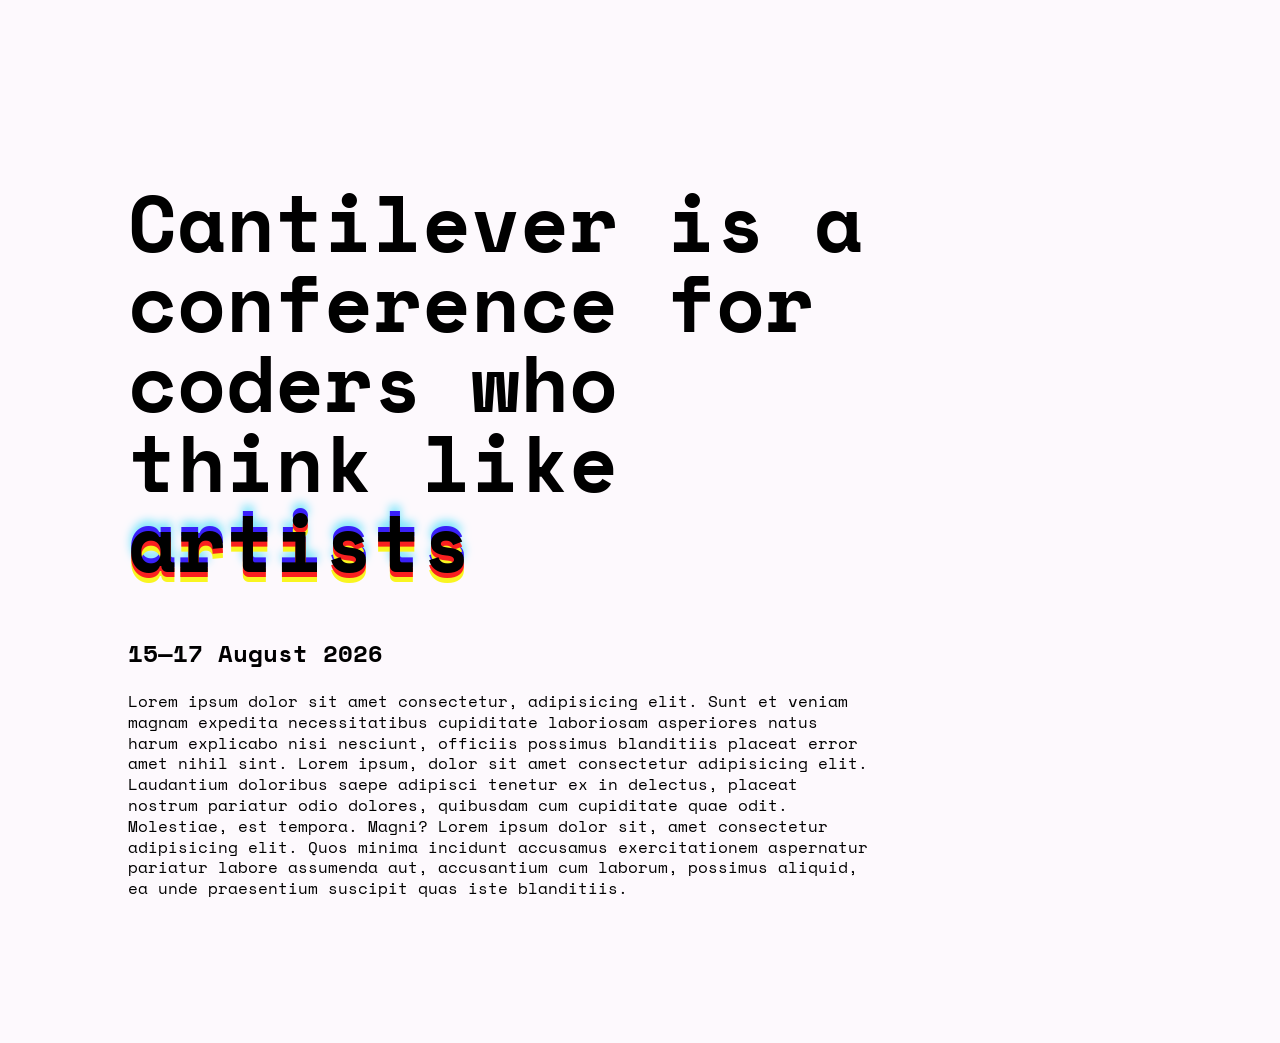
<file: code-projects/CantileverMiniProject/index.html>
<!DOCTYPE html>
<html lang="en">
  <head>
    <meta charset="UTF-8" />
    <meta name="viewport" content="width=device-width, initial-scale=1.0" />
    <title>Caio's Exercise</title>
    <link href="app.css" rel="stylesheet" />
  </head>
  <body>
    <div>
      <h1>
        Cantilever is a conference for coders who think like
        <span>artists</span>
      </h1>
      <h2>15—17 August 2026</h2>
      <p>
        Lorem ipsum dolor sit amet consectetur, adipisicing elit. Sunt et veniam
        magnam expedita necessitatibus cupiditate laboriosam asperiores natus
        harum explicabo nisi nesciunt, officiis possimus blanditiis placeat
        error amet nihil sint. Lorem ipsum, dolor sit amet consectetur
        adipisicing elit. Laudantium doloribus saepe adipisci tenetur ex in
        delectus, placeat nostrum pariatur odio dolores, quibusdam cum
        cupiditate quae odit. Molestiae, est tempora. Magni? Lorem ipsum dolor
        sit, amet consectetur adipisicing elit. Quos minima incidunt accusamus
        exercitationem aspernatur pariatur labore assumenda aut, accusantium cum
        laborum, possimus aliquid, ea unde praesentium suscipit quas iste
        blanditiis.
      </p>
    </div>
  </body>
</html>
</file>
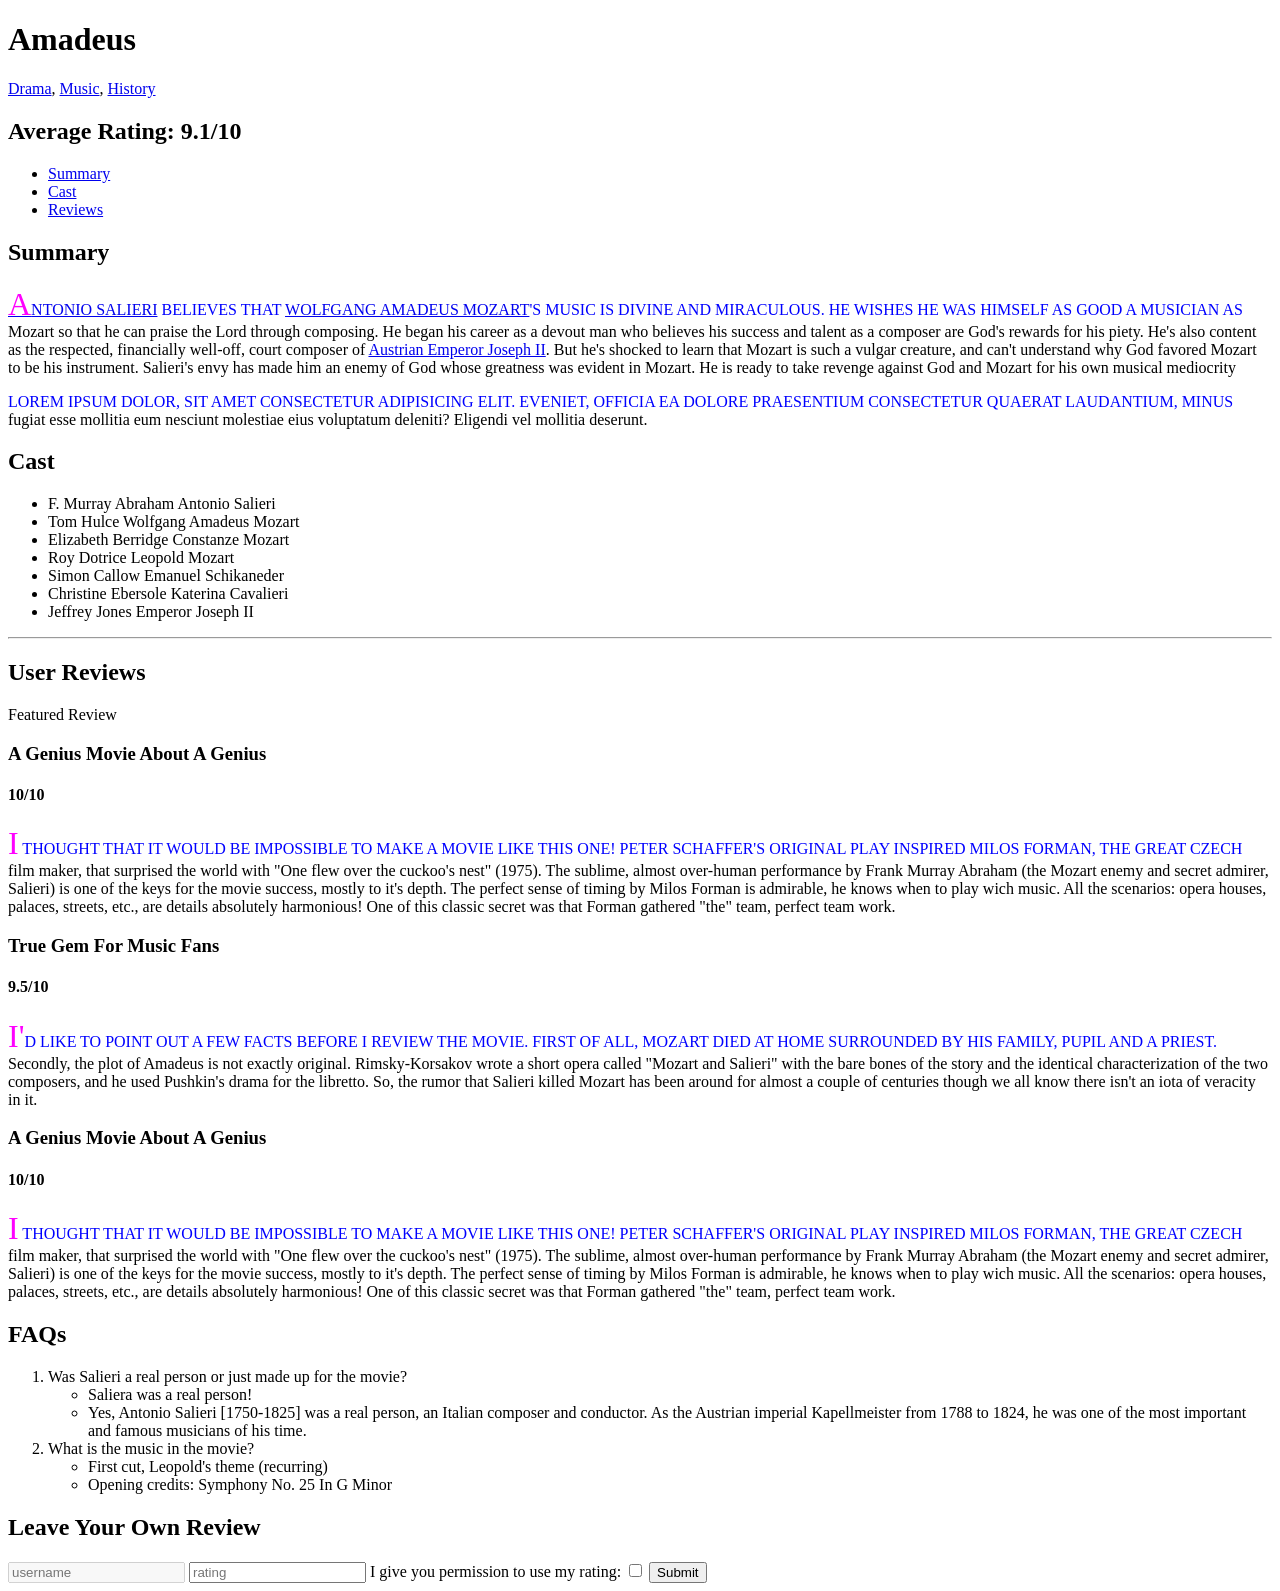
<file: course-exercises/selectors-exercise/index.html>
<!DOCTYPE html>
<html lang="en">

<head>
    <meta charset="UTF-8" />
    <meta http-equiv="X-UA-Compatible" content="IE=edge" />
    <meta name="viewport" content="width=device-width, initial-scale=1.0" />
    <link rel="preconnect" href="https://fonts.googleapis.com">
    <link rel="preconnect" href="https://fonts.gstatic.com" crossorigin>
    <link href="https://fonts.googleapis.com/css2?family=Merriweather&family=Work+Sans:wght@100;400&display=swap"
        rel="stylesheet">
    <link href="/course-exercises/selectors-exercise/app.css" rel="stylesheet" />

    <title>Styling Text</title>
</head>

<body>
    <h1>Amadeus</h1>
    <div>
        <a class="tag" href="/drama">Drama</a>, <a class="tag" href="/music">Music</a>,
        <a class="tag" href="http://www.google.com">History</a>
    </div>
    <h2 class="score big">Average Rating: 9.1/10</h2>

    <ul id="toc">
        <li><a href="#summary">Summary</a></li>
        <li><a href="#cast">Cast</a></li>
        <li><a href="#reviews">Reviews</a></li>
    </ul>
    <h2 id="summary">Summary</h2>
    <p>
        <a href="https://en.wikipedia.org/wiki/Antonio_Salieri">Antonio Salieri</a>
        believes that
        <a href="https://en.wikipedia.org/wiki/Wolfgang_Amadeus_Mozart">Wolfgang Amadeus Mozart</a>'s music is divine
        and
        miraculous. He wishes he was himself as good a
        musician as Mozart so that he can praise the Lord through composing. He
        began his career as a devout man who believes his success and talent as a
        composer are God's rewards for his piety. He's also content as the
        respected, financially well-off, court composer of
        <a href="https://en.wikipedia.org/wiki/Joseph_II,_Holy_Roman_Emperor">Austrian Emperor Joseph II</a>. But he's
        shocked to learn that Mozart is such a vulgar creature, and
        can't understand why God favored Mozart to be his instrument. Salieri's
        envy has made him an enemy of God whose greatness was evident in Mozart.
        He is ready to take revenge against God and Mozart for his own musical
        mediocrity
    </p>
    <p>Lorem ipsum dolor, sit amet consectetur adipisicing elit. Eveniet, officia ea dolore praesentium consectetur
        quaerat laudantium, minus fugiat esse mollitia eum nesciunt molestiae eius voluptatum deleniti? Eligendi vel
        mollitia deserunt.</p>
    <h2>Cast</h2>
    <ul id="cast">
        <li>F. Murray Abraham <span>Antonio Salieri</span></li>
        <li>Tom Hulce <span>Wolfgang Amadeus Mozart</span></li>
        <li>Elizabeth Berridge <span>Constanze Mozart</span></li>
        <li>Roy Dotrice <span>Leopold Mozart</span></li>
        <li>Simon Callow <span>Emanuel Schikaneder</span></li>
        <li>Christine Ebersole <span>Katerina Cavalieri</span></li>
        <li>Jeffrey Jones <span>Emperor Joseph II</span></li>
    </ul>
    <hr />
    <h2 id="reviews">User Reviews</h2>
    <div>
        <span id="featured">Featured Review</span>
        <h3>A Genius Movie About A Genius</h3>
        <h4 class="score">10/10</h4>
        <p>
            I thought that it would be impossible to make a movie like this one!
            Peter Schaffer's original play inspired Milos Forman, the great czech
            film maker, that surprised the world with "One flew over the cuckoo's
            nest" (1975). The sublime, almost over-human performance by Frank Murray
            Abraham (the Mozart enemy and secret admirer, Salieri) is one of the
            keys for the movie success, mostly to it's depth. The perfect sense of
            timing by Milos Forman is admirable, he knows when to play wich music.
            All the scenarios: opera houses, palaces, streets, etc., are details
            absolutely harmonious! One of this classic secret was that Forman
            gathered "the" team, perfect team work.
        </p>
    </div>
    <div>
        <h3>True Gem For Music Fans</h3>
        <h4 class="score">9.5/10</h4>
        <p>
            I'd like to point out a few facts before I review the movie. First of
            all, Mozart died at home surrounded by his family, pupil and a priest.
            Secondly, the plot of Amadeus is not exactly original. Rimsky-Korsakov
            wrote a short opera called "Mozart and Salieri" with the bare bones of
            the story and the identical characterization of the two composers, and
            he used Pushkin's drama for the libretto. So, the rumor that Salieri
            killed Mozart has been around for almost a couple of centuries though we
            all know there isn't an iota of veracity in it.

    </div>
    <div>
        <h3>A Genius Movie About A Genius</h3>
        <h4 class="score">10/10</h4>
        <p>
            I thought that it would be impossible to make a movie like this one!
            Peter Schaffer's original play inspired Milos Forman, the great czech
            film maker, that surprised the world with "One flew over the cuckoo's
            nest" (1975). The sublime, almost over-human performance by Frank Murray
            Abraham (the Mozart enemy and secret admirer, Salieri) is one of the
            keys for the movie success, mostly to it's depth. The perfect sense of
            timing by Milos Forman is admirable, he knows when to play wich music.
            All the scenarios: opera houses, palaces, streets, etc., are details
            absolutely harmonious! One of this classic secret was that Forman
            gathered "the" team, perfect team work.
        </p>
    </div>
    <div>
        <h2>FAQs</h2>
        <ol>
            <li>Was Salieri a real person or just made up for the movie?
                <ul>
                    <li>Saliera was a real person!</li>
                    <li>Yes, Antonio Salieri [1750-1825] was a real person, an Italian composer and conductor. As the
                        Austrian imperial Kapellmeister from 1788 to 1824, he was one of the most important and famous
                        musicians of his time.</li>
                </ul>
            </li>
            <li>What is the music in the movie?
                <ul>
                    <li>First cut, Leopold's theme (recurring)</li>
                    <li>Opening credits: Symphony No. 25 In G Minor </li>
                </ul>
            </li>
        </ol>
    </div>


    <div>
        <h2>Leave Your Own Review</h2>
        <input type="text" placeholder="username" disabled>
        <input type="number" placeholder="rating">
        <label for="permission">I give you permission to use my rating: </label>
        <input type="checkbox" id="permission">
        <button>Submit</button>
    </div>
</body>

</html>
</file>
<file: code-projects/CantileverMiniProject/app.css>
@import url("https://fonts.googleapis.com/css2?family=Space+Mono:ital,wght@0,400;0,700;1,400;1,700&display=swap");

body {
  font-family: "Space Mono", monospace;
  background-color: #fdf9fd;
}

div {
  padding: 120px 400px 120px 120px;
}

h1 {
  font-size: 80px;
  font-weight: 700;
  line-height: 1;
}

span {
  text-shadow: 0px 5px #f92020, 0px 10px #f9f520, 0px -5px #3920f9,
    0px -10px 10px #6fe3fb;
}

p {
  font-size: 16px;
  line-height: 1.3;
}
</file>
<file: course-exercises/selectors-exercise/app.css>
p::first-line {
  color: blue;
  text-transform: uppercase;
}
p:first-of-type::first-letter {
  color: magenta;
  text-transform: uppercase;
  font-size: 200%;
}
</file>
